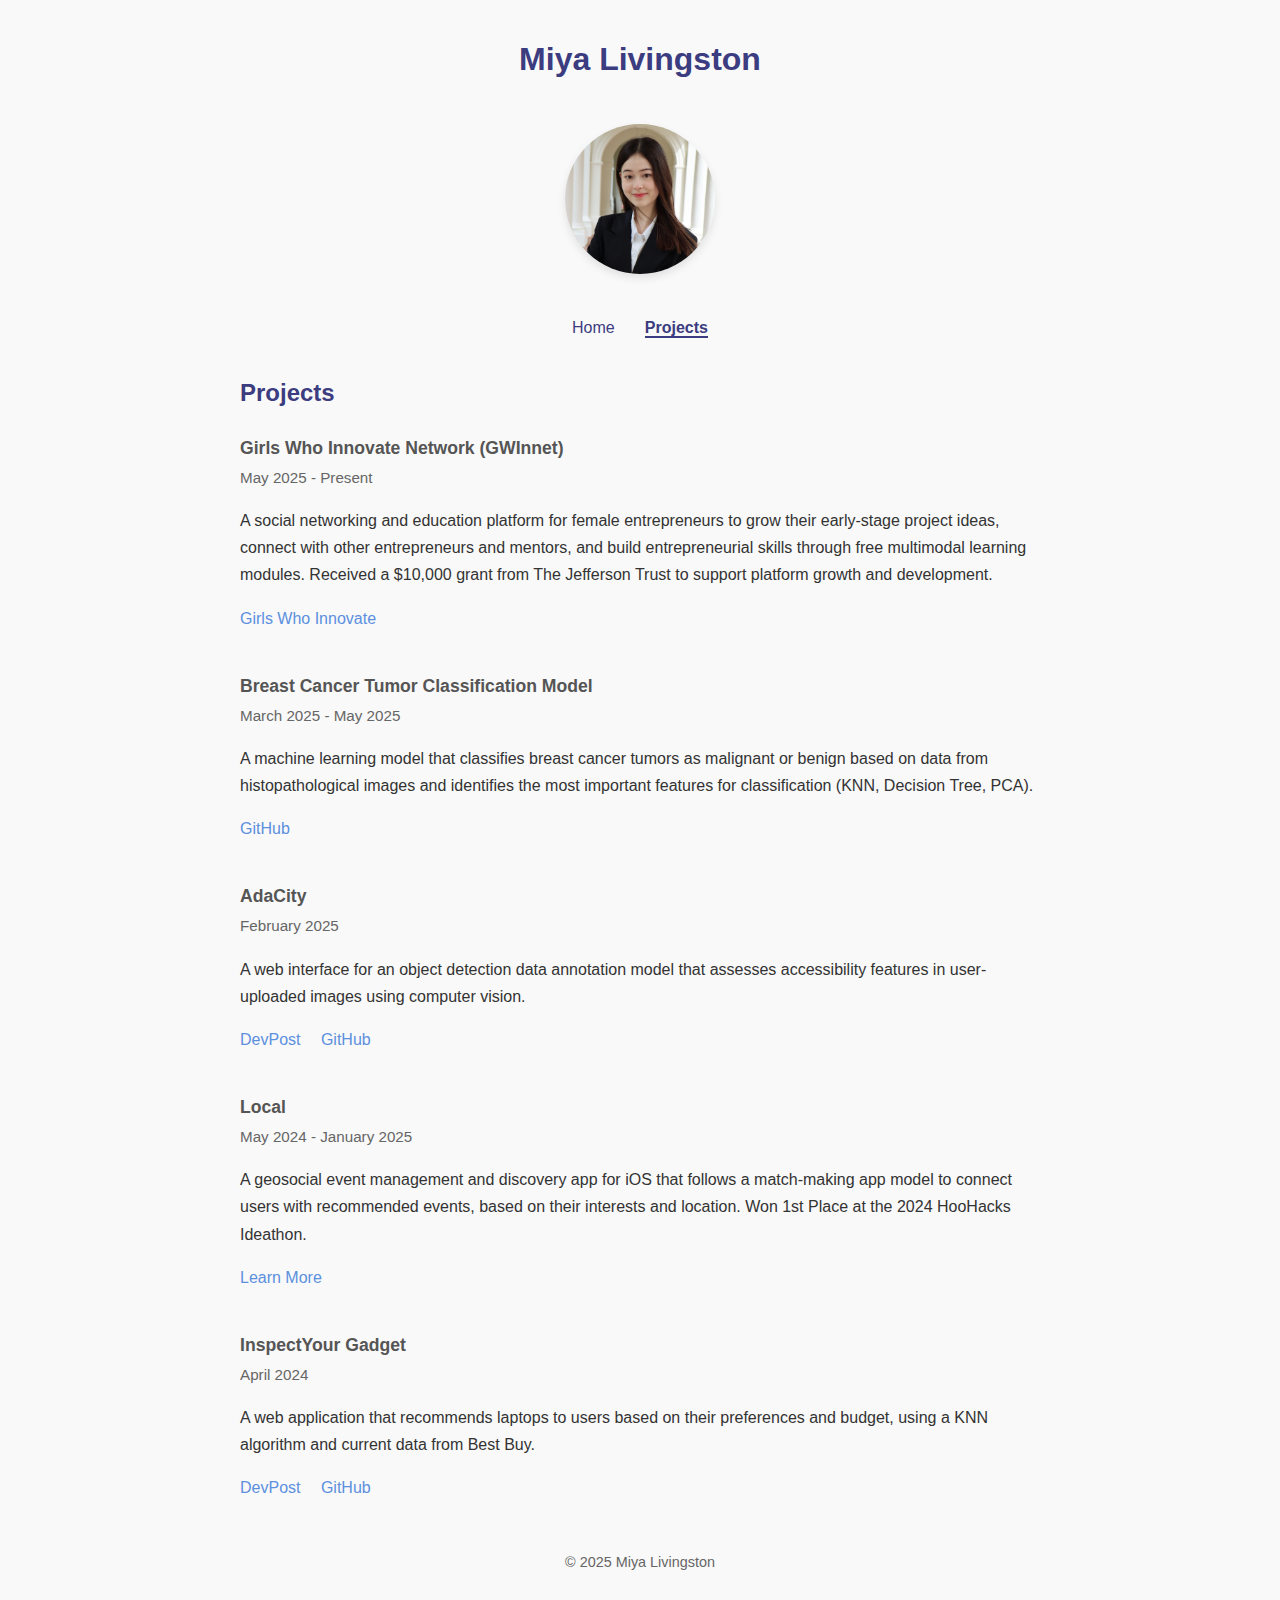
<file: projects.html>
<!DOCTYPE html>
<html lang="en">
<head>
  <meta charset="UTF-8" />
  <meta name="viewport" content="width=device-width, initial-scale=1.0" />
  <title>Projects - Miya Livingston</title>
  <link rel="stylesheet" href="style.css" />
</head>
<body>
  <header>
    <h1>Miya Livingston</h1>
    <img src="profile.png" alt="Photo of Miya Livingston" class="profile-pic" />
    <nav>
        <a href="index.html">Home</a>
        <a href="projects.html" class="active">Projects</a>
    </nav>
  </header>

  <section>
    <h2>Projects</h2>
    <div class="project">
      <h3>Girls Who Innovate Network (GWInnet)</h3>
      <span class="project-date">May 2025 - Present</span>
      <p>
        A social networking and education platform for female entrepreneurs to grow their early-stage project ideas, connect with other entrepreneurs and mentors, and build entrepreneurial skills through free multimodal learning modules. Received a $10,000 grant from The Jefferson Trust to support platform growth and development.
          <div class="project-links">
            <a href="https://www.girlswhoinnovate.com/" target="_blank">Girls Who Innovate</a>
          </div>
      </p>
    </div>

    <div class="project">
      <h3>Breast Cancer Tumor Classification Model</h3>
      <span class="project-date">March 2025 - May 2025</span>
      <p>
        A machine learning model that classifies breast cancer tumors as malignant or benign based on data from histopathological images and identifies the most important features for classification (KNN, Decision Tree, PCA).
        <div class="project-links">
          <a href="https://github.com/m-liv/bc-project" target="_blank">GitHub</a>
        </div>
    </p>
    </div>

    <div class="project">
      <h3>AdaCity</h3>
      <span class="project-date">February 2025</span>
      <p>
        A web interface for an object detection data annotation model that assesses accessibility features in user-uploaded images using computer vision.
        <div class="project-links">
          <a href="https://devpost.com/software/adacity" target="_blank">DevPost</a>
          <a href="https://github.com/vi4849/ada-city" target="_blank">GitHub</a>
        </div>
      </p>
    </div>

    <div class="project">
      <h3>Local</h3>
      <span class="project-date">May 2024 - January 2025</span>
      <p>
        A geosocial event management and discovery app for iOS that follows a match-making app model to connect users with recommended events, based on their interests and location. Won 1st Place at the 2024 HooHacks Ideathon.
        <div class="project-links">
          <a href="https://get-local.app/" target="_blank">Learn More</a>
        </div>
      </p>
    </div>

    <div class="project">
      <h3>InspectYour Gadget</h3>
      <span class="project-date">April 2024</span>
      <p>
        A web application that recommends laptops to users based on their preferences and budget, using a KNN algorithm and current data from Best Buy.
        <div class="project-links">
          <a href="https://devpost.com/software/inspectyour-gadget" target="_blank">DevPost</a>
          <a href="https://github.com/m-liv/InspectYourGadget" target="_blank">GitHub</a>
        </div>
      </p>
    </div>
  </section>

  <footer>
    <p>&copy; 2025 Miya Livingston</p>
  </footer>
</body>
</html>
</file>
<file: style.css>
/* style.css */

:root {
  --accent: #3c3c80;
  --accent-light: #5c90de;
  --bg: #f9f9f9;
  --text: #333;
}

body {
  font-family: "Helvetica Neue", Arial, sans-serif;
  max-width: 800px;
  margin: 2rem auto;
  padding: 0 1rem;
  background: var(--bg);
  color: var(--text);
  line-height: 1.7;
}

header {
  text-align: center;
  margin-bottom: 2rem;
}

nav {
  margin-top: 1rem;
}
nav a {
  margin: 0 0.8rem;
  text-decoration: none;
  color: var(--accent);
  font-weight: 500;
}
nav a:hover {
  text-decoration: underline;
}
nav a.active {
  font-weight: bold;
  border-bottom: 2px solid var(--accent);
}

h1, h2 {
  color: var(--accent);
}

h3 {
  color: #555;
  font-size: 1.1rem;
  margin-bottom: 0;
  padding-bottom: 0;
} 

a {
  color: var(--accent-light);
  text-decoration: none;
}

a:hover {
  text-decoration: underline;
}

.profile-pic {
  width: 150px;         /* adjust size */
  height: 150px;
  border-radius: 50%;   /* makes it circular */
  object-fit: cover;    /* crops nicely */
  margin: 1rem 0;
  box-shadow: 0 4px 8px rgba(0,0,0,0.1);
}

section {
  margin-bottom: 2rem;
}

.project {
  margin-bottom: 2.5rem;
}

.project-links {
  margin-top: 1rem;     /* space above the links */
}

.project-links a {
  margin-right: 1rem; /* space between links */
  text-decoration: none;
  color: var(--accent-light);
  font-weight: 400;
}

.project-links a:hover {
  text-decoration: underline;
}

.project-date {
  font-size: 0.95rem;
  color: #666;
}

footer {
  text-align: center;
  font-size: 0.9rem;
  color: #666;
  margin-top: 3rem;
}

footer a {
  margin: 0 0.5rem;
  color: var(--accent);
  font-size: 1.4rem;
  text-decoration: none;
}
footer a:hover {
  color: #005999; /* darker hover effect */
}
</file>
